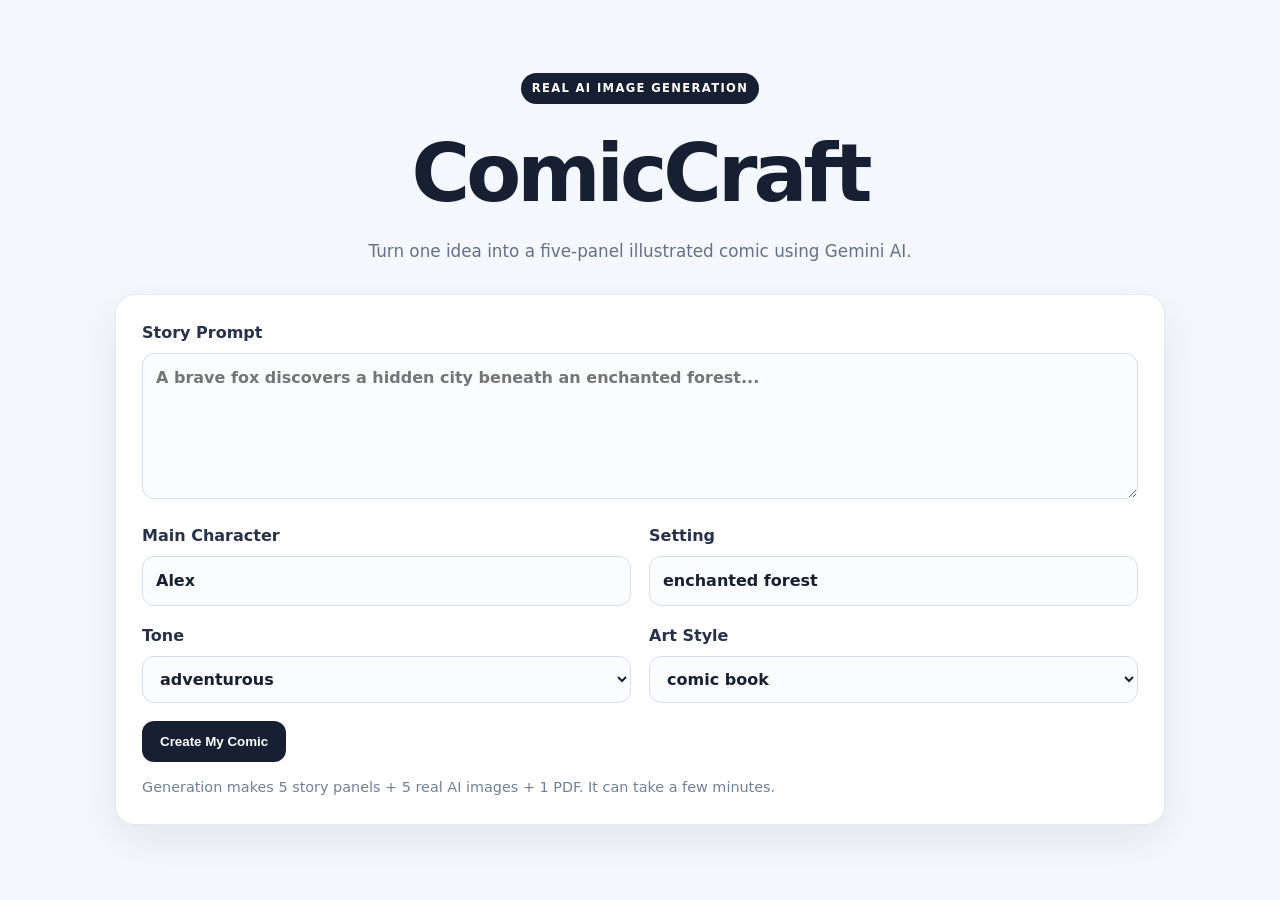
<file: templates/index.html>
<!doctype html>
<html lang="en">
<head>
  <meta charset="utf-8">
  <meta name="viewport" content="width=device-width, initial-scale=1">
  <title>ComicCraft — AI Comic Creator</title>
  <link rel="stylesheet" href="/static/css/app.css">
</head>
<body>
  <main class="shell">
    <section class="hero">
      <span class="badge">REAL AI IMAGE GENERATION</span>
      <h1>ComicCraft</h1>
      <p>Turn one idea into a five-panel illustrated comic using Gemini AI.</p>
    </section>

    <section class="card">
      <form action="/generate" method="post" id="comic-form">
        <label>Story Prompt
          <textarea name="story_prompt" rows="5" required placeholder="A brave fox discovers a hidden city beneath an enchanted forest..."></textarea>
        </label>

        <div class="grid">
          <label>Main Character
            <input name="character_name" value="Alex" required>
          </label>
          <label>Setting
            <input name="setting" value="enchanted forest" required>
          </label>
          <label>Tone
            <select name="tone">
              <option>adventurous</option><option>funny</option><option>dramatic</option><option>mysterious</option><option>heartwarming</option>
            </select>
          </label>
          <label>Art Style
            <select name="art_style">
              <option>comic book</option><option>anime-inspired</option><option>pixel art</option><option>graphic novel</option><option>watercolor illustration</option>
            </select>
          </label>
        </div>

        <button class="primary" type="submit">Create My Comic</button>
        <p class="hint">Generation makes 5 story panels + 5 real AI images + 1 PDF. It can take a few minutes.</p>
      </form>
    </section>
  </main>
  <script src="/static/js/app.js"></script>
</body>
</html>
</file>
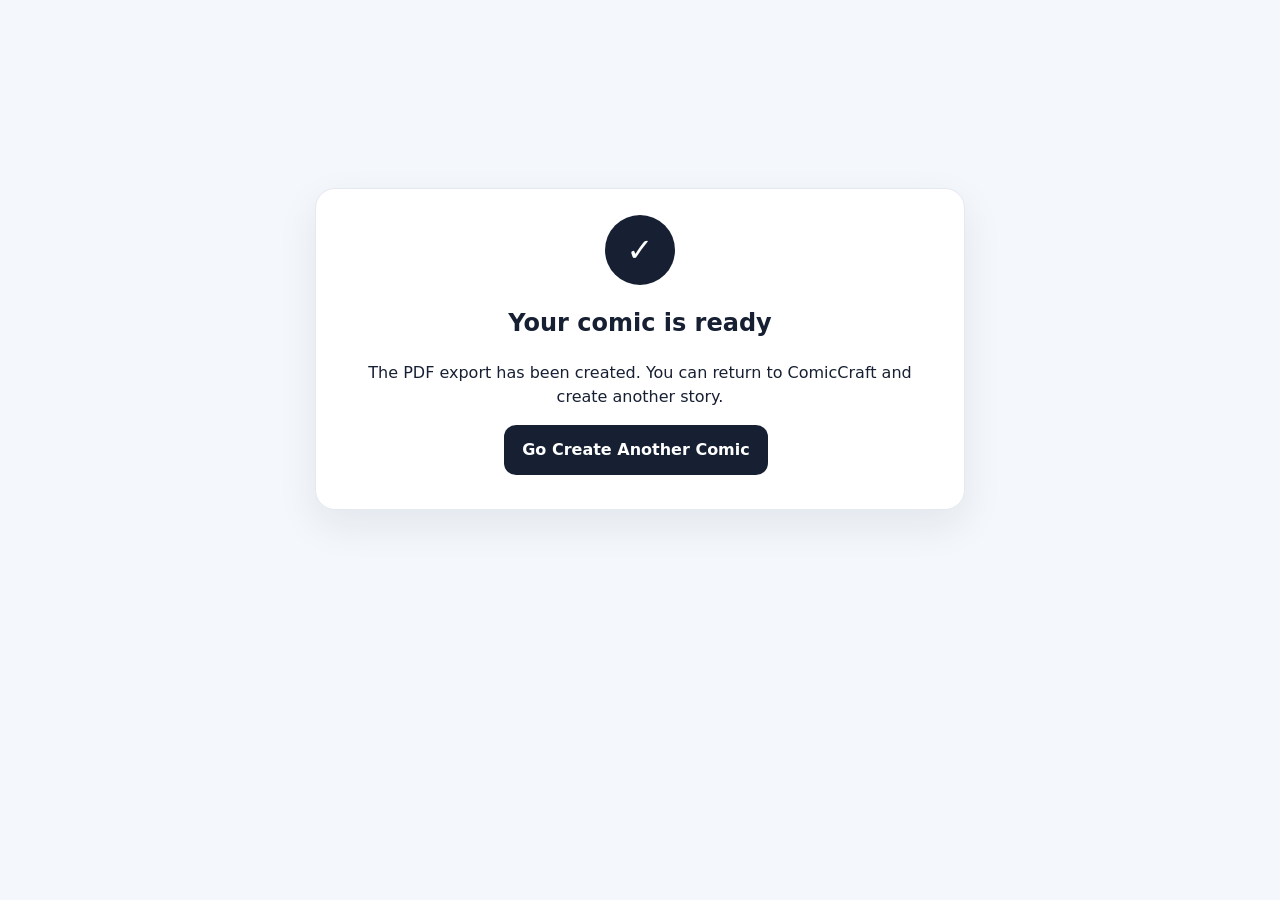
<file: templates/export_success.html>
<!doctype html>
<html lang="en">
<head>
  <meta charset="utf-8"><meta name="viewport" content="width=device-width, initial-scale=1">
  <title>Export Complete — ComicCraft</title>
  <link rel="stylesheet" href="/static/css/app.css">
</head>
<body>
  <main class="shell center-page">
    <section class="card success">
      <div class="success-icon">✓</div>
      <h1>Your comic is ready</h1>
      <p>The PDF export has been created. You can return to ComicCraft and create another story.</p>
      <a class="primary button" href="/">Go Create Another Comic</a>
    </section>
  </main>
</body>
</html>
</file>
<file: static/css/app.css>
:root{font-family:Inter,system-ui,-apple-system,BlinkMacSystemFont,"Segoe UI",sans-serif;color:#172033;background:#f4f7fb;line-height:1.5}*{box-sizing:border-box}body{margin:0}.shell{width:min(1050px,92%);margin:0 auto;padding:48px 0 70px}.wide{width:min(1180px,94%)}.hero{text-align:center;padding:25px 0 30px}.hero.compact{padding-bottom:22px}.hero h1{font-size:clamp(2.6rem,7vw,5rem);margin:10px 0 5px;letter-spacing:-.05em}.hero p{margin:0;color:#647089;font-size:1.05rem}.badge{display:inline-block;font-size:.72rem;font-weight:800;letter-spacing:.12em;background:#172033;color:#fff;border-radius:999px;padding:7px 11px}.card{background:#fff;border:1px solid #e4e9f1;border-radius:20px;box-shadow:0 15px 40px rgba(30,50,80,.08);padding:26px}.grid{display:grid;grid-template-columns:repeat(2,1fr);gap:18px;margin:18px 0}label{display:block;font-weight:750;color:#27324a}input,textarea,select{width:100%;margin-top:8px;border:1px solid #d7deea;border-radius:12px;padding:12px 13px;font:inherit;background:#fbfcfe;color:#172033}textarea{resize:vertical}.primary,.secondary{display:inline-flex;align-items:center;justify-content:center;border:0;border-radius:12px;padding:13px 18px;font-weight:800;text-decoration:none;cursor:pointer}.primary{background:#172033;color:#fff}.secondary{background:#eef2f8;color:#172033}.button{margin-right:8px;margin-bottom:8px}.hint{font-size:.9rem;color:#71809a;margin-bottom:0}.comic-grid{display:grid;grid-template-columns:repeat(2,minmax(0,1fr));gap:22px}.panel{padding:16px}.panel-head{display:flex;gap:10px;align-items:center;margin-bottom:12px}.panel-head span{font-size:.75rem;font-weight:800;text-transform:uppercase;letter-spacing:.08em;color:#71809a}.panel h2{margin:0;font-size:1.2rem}.panel img{display:block;width:100%;aspect-ratio:4/3;object-fit:cover;border-radius:14px;background:#eef2f8}.scene{font-style:italic;color:#59677f}.caption{font-weight:800}.narration{color:#202b40}.dialogue{border-left:4px solid #172033;padding-left:12px;font-weight:700}.actions{margin-top:25px}.center-page{min-height:80vh;display:grid;place-items:center}.success{text-align:center;max-width:650px}.success-icon{margin:auto;width:70px;height:70px;border-radius:50%;display:grid;place-items:center;background:#172033;color:#fff;font-size:2rem;font-weight:900}.error{white-space:pre-wrap;color:#9b2c2c;background:#fff3f3;padding:14px;border-radius:10px}code{background:#eef2f8;padding:2px 5px;border-radius:5px}@media(max-width:760px){.grid,.comic-grid{grid-template-columns:1fr}.shell{padding-top:24px}.card{padding:18px}}
</file>
